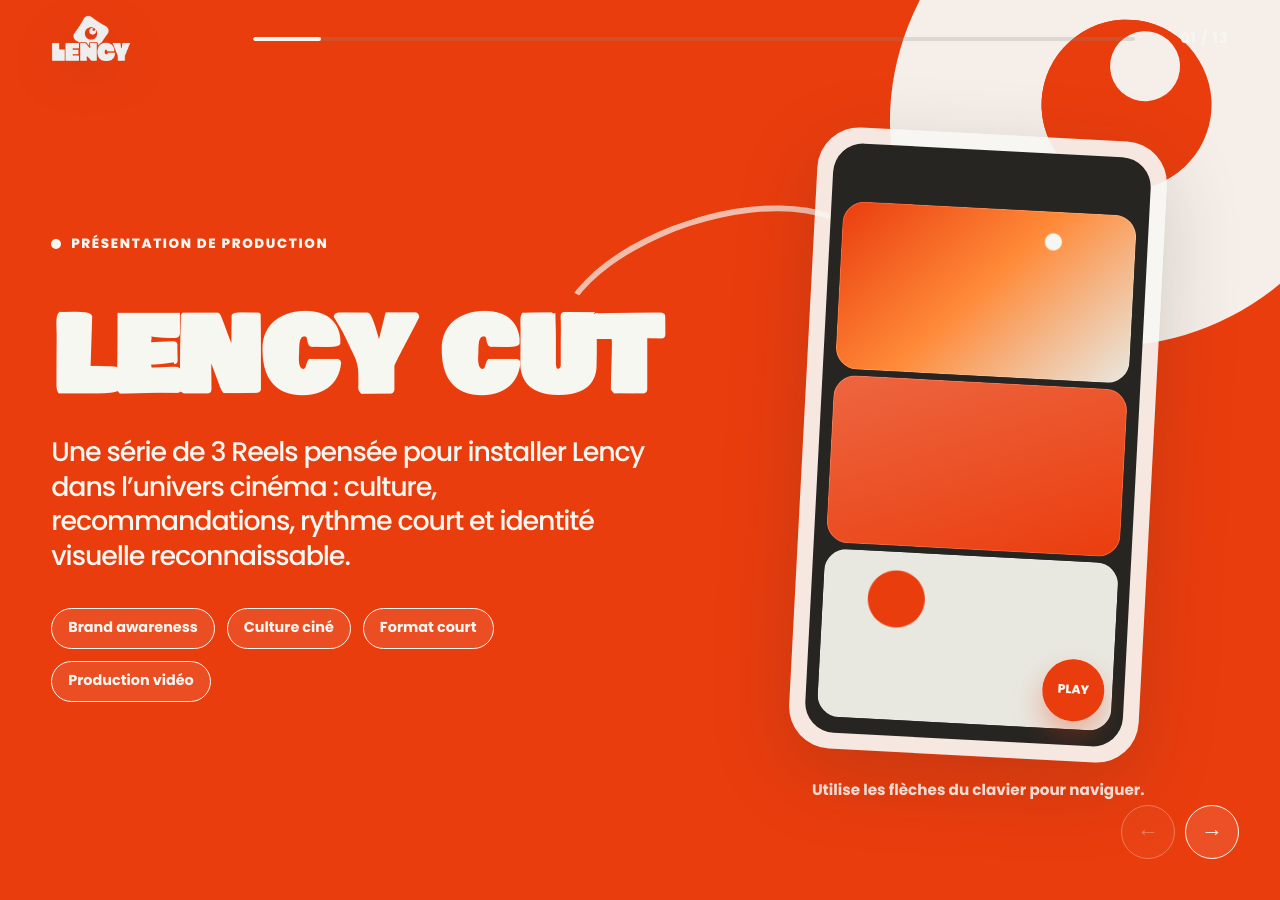
<file: index.html>
<!doctype html>
<html lang="fr">
<head>
  <meta charset="utf-8" />
  <meta name="viewport" content="width=device-width, initial-scale=1" />
  <meta name="description" content="Présentation interactive de la série vidéo Lency Cut." />
  <title>Lency Cut - Présentation vidéo</title>
  <link rel="preconnect" href="https://fonts.googleapis.com">
  <link rel="preconnect" href="https://fonts.gstatic.com" crossorigin>
  <link href="https://fonts.googleapis.com/css2?family=Bowlby+One+SC&family=Poppins:wght@300;400;500;600;700;800&display=swap" rel="stylesheet">
  <link rel="stylesheet" href="styles.css" />
</head>
<body>
  <div class="deck" id="deck" aria-live="polite">
    <header class="topbar" aria-label="Navigation de la présentation">
      <a class="brand" href="#slide-1" aria-label="Retour au début">
        <span class="brand-logo-wrap">
          <img src="assets/logolency.png" alt="Logo Lency" class="brand-logo" onerror="this.classList.add('is-hidden'); this.nextElementSibling.classList.remove('is-hidden');" />
          <span class="brand-fallback is-hidden">Lency</span>
        </span>
      </a>
      <div class="progress" aria-hidden="true">
        <span class="progress-bar" id="progressBar"></span>
      </div>
      <div class="slide-count"><span id="currentSlide">01</span><span>/</span><span id="totalSlides">10</span></div>
    </header>

    <main class="slides" id="slides">
      <section class="slide slide-cover is-active" id="slide-1" data-theme="orange">
        <div class="grain"></div>
        <div class="shape shape-eye shape-eye-large"></div>
        <div class="shape shape-loop"></div>
        <div class="slide-inner cover-grid">
          <div class="cover-copy reveal">
            <span class="eyebrow">Présentation de production</span>
            <h1>Lency Cut</h1>
            <p class="lead">Une série de 3 Reels pensée pour installer Lency dans l’univers cinéma : culture, recommandations, rythme court et identité visuelle reconnaissable.</p>
            <div class="cover-tags" aria-label="Mots-clés de la présentation">
              <span>Brand awareness</span>
              <span>Culture ciné</span>
              <span>Format court</span>
              <span>Production vidéo</span>
            </div>
          </div>
          <div class="cover-card reveal delay-1">
            <div class="phone-mockup" aria-label="Aperçu mobile stylisé">
              <div class="phone-top"></div>
              <div class="phone-screen">
                <div class="reel-preview one"></div>
                <div class="reel-preview two"></div>
                <div class="reel-preview three"></div>
                <span class="play-dot">play</span>
              </div>
            </div>
            <p class="hint">Utilise les flèches du clavier pour naviguer.</p>
          </div>
        </div>
      </section>

      <section class="slide" id="slide-2" data-theme="light">
        <div class="slide-inner two-col">
          <div class="reveal">
            <span class="section-label">01 / Contexte</span>
            <h2>Pourquoi une série vidéo ?</h2>
            <p class="big-text">Lency est une plateforme SaaS dédiée à l’audiovisuel. L’objectif des vidéos n’est pas de vendre directement l’outil, mais de créer un premier lien avec les créateurs, étudiants en cinéma, cinéphiles et passionnés d’image.</p>
          </div>
          <div class="stacked-cards reveal delay-1">
            <article class="mini-card">
              <span class="mini-number">01</span>
              <h3>Attirer</h3>
              <p>Des hooks simples et directs pour capter l’attention dès les premières secondes.</p>
            </article>
            <article class="mini-card">
              <span class="mini-number">02</span>
              <h3>Fédérer</h3>
              <p>Des contenus ciné accessibles qui donnent envie de commenter, débattre et suivre la marque.</p>
            </article>
            <article class="mini-card">
              <span class="mini-number">03</span>
              <h3>Installer</h3>
              <p>Un territoire de marque autour de la culture audiovisuelle avant la mise en avant produit.</p>
            </article>
          </div>
        </div>
      </section>

      <section class="slide" id="slide-3" data-theme="dark">
        <div class="slide-inner editorial-grid">
          <div class="reveal">
            <span class="section-label">02 / Ligne éditoriale</span>
            <h2>Une même logique pour les 3 Reels</h2>
            <p class="lead muted">Chaque vidéo reprend un format reconnaissable : une promesse claire, une sélection de films, un rythme rapide, puis un appel à l’interaction.</p>
          </div>
          <div class="editorial-flow reveal delay-1" aria-label="Structure éditoriale des vidéos">
            <div class="flow-item"><span>Hook</span><p>Une phrase d’entrée orientée bénéfice : culture ciné, films d’été ou sorties du mois.</p></div>
            <div class="flow-line"></div>
            <div class="flow-item"><span>Sélection</span><p>Des films présentés avec un angle simple, visuel et mémorisable.</p></div>
            <div class="flow-line"></div>
            <div class="flow-item"><span>Rythme</span><p>Cuts courts, alternance des intervenants et incrustations pour garder l’attention.</p></div>
            <div class="flow-line"></div>
            <div class="flow-item"><span>CTA</span><p>Question finale et abonnement pour transformer la vue en engagement.</p></div>
          </div>
        </div>
      </section>

      <section class="slide" id="slide-4" data-theme="cream">
        <div class="slide-inner visual-grid">
          <div class="reveal">
            <span class="section-label">03 / Direction artistique</span>
            <h2>Une identité vive, urbaine et très visuelle</h2>
            <p>La présentation reprend l’univers Lency : orange électrique, neutres minéraux, formes inspirées de l’objectif de caméra, typographie massive pour les titres et lecture plus douce pour les textes.</p>
          </div>
          <div class="brand-system reveal delay-1">
            <div class="palette">
              <span style="--swatch:#ea3d0e"><b>#EA3D0E</b>Orange électrique</span>
              <span style="--swatch:#f7f7f2"><b>#F7F7F2</b>Fond clair</span>
              <span style="--swatch:#e8e8e1"><b>#E8E8E1</b>Neutre</span>
              <span style="--swatch:#8c8a85"><b>#8C8A85</b>Béton</span>
              <span style="--swatch:#262522"><b>#262522</b>Noir urbain</span>
            </div>
            <div class="identity-card">
              <img src="assets/logolency.png" alt="Logo Lency" class="identity-logo" onerror="this.classList.add('is-hidden'); this.nextElementSibling.classList.remove('is-hidden');" />
              <div class="identity-eye identity-fallback is-hidden"></div>
              <p>Le regard devient le signe central : voir, cadrer, sélectionner, raconter.</p>
            </div>
          </div>
        </div>
      </section>

      <section class="slide" id="slide-5" data-theme="light">
        <div class="slide-inner process-layout">
          <div class="reveal">
            <span class="section-label">04 / Préproduction</span>
            <h2>Transformer une idée en format répétable</h2>
          </div>
          <div class="process-steps reveal delay-1">
            <article>
              <span>Recherche</span>
              <h3>Choix des thèmes</h3>
              <p>Des sujets simples à comprendre, capables de toucher une audience large : classiques des années 90, films pour l’été, sorties du mois.</p>
            </article>
            <article>
              <span>Script</span>
              <h3>Écriture courte</h3>
              <p>Chaque film est présenté avec une phrase utile, un angle émotionnel ou visuel, puis un bénéfice clair pour le spectateur.</p>
            </article>
            <article>
              <span>Duo</span>
              <h3>Répartition Lina et Alex</h3>
              <p>L’alternance entre deux personnes permet de relancer l’attention et de donner un rythme plus naturel à la série.</p>
            </article>
          </div>
        </div>
      </section>

      <section class="slide" id="slide-6" data-theme="orange">
        <div class="slide-inner shoot-grid">
          <div class="reveal">
            <span class="section-label on-orange">05 / Tournage</span>
            <h2>Un set-up simple, mais pensé pour le format court</h2>
            <p class="lead">Le tournage est conçu pour faciliter les incrustations, garder le visage lisible et donner un rendu plus professionnel qu’une simple vidéo face caméra.</p>
          </div>
          <div class="spec-board reveal delay-1">
            <div><span>Lieu</span><strong>École</strong><p>Un cadre accessible, maîtrisable et cohérent avec le projet étudiant.</p></div>
            <div><span>Cadrage</span><strong>Plan poitrine</strong><p>Le sujet reste centré avec de l’espace pour les affiches et extraits.</p></div>
            <div><span>Image</span><strong>DJI Osmo Pocket 3</strong><p>Une captation stable, compacte et adaptée aux contenus sociaux.</p></div>
            <div><span>Son</span><strong>DJI Mic Mini</strong><p>Une voix plus propre, essentielle pour retenir l’attention.</p></div>
            <div><span>Lumière</span><strong>Softbox</strong><p>Une lumière diffuse pour éviter le rendu plat et ajouter de la profondeur.</p></div>
          </div>
        </div>
      </section>

      <section class="slide" id="slide-7" data-theme="dark">
        <div class="slide-inner montage-grid">
          <div class="reveal">
            <span class="section-label">06 / Postproduction</span>
            <h2>Un montage pensé pour éviter le décrochage</h2>
            <p class="lead muted">Sur CapCut, le montage repose sur une logique très rythmée : aucun blanc inutile, des effets placés au moment exact et des éléments visuels qui apparaissent pour soutenir le discours.</p>
          </div>
          <div class="timeline reveal delay-1">
            <div class="timeline-item"><span>01</span><h3>Vignette</h3><p>Assombrir légèrement les bords pour recentrer le regard.</p></div>
            <div class="timeline-item"><span>02</span><h3>Cuts chirurgicaux</h3><p>Supprimer blancs, hésitations et respirations inutiles.</p></div>
            <div class="timeline-item"><span>03</span><h3>Flou et affiches</h3><p>Passer le rush en arrière-plan et faire ressortir le film cité.</p></div>
            <div class="timeline-item"><span>04</span><h3>SFX</h3><p>Whoosh, pop, ding ou clic pour souligner les transitions.</p></div>
          </div>
        </div>
      </section>

      <section class="slide" id="slide-8" data-theme="cream">
        <div class="slide-inner hooks-grid">
          <div class="reveal">
            <span class="section-label">07 / Hooks et script</span>
            <h2>Écrire pour retenir dès les 3 premières secondes</h2>
            <p class="lead">Le script ne sert pas seulement à savoir quoi dire. Il sert à créer une mécanique répétable : promesse claire, sélection rapide, preuve visuelle et question finale.</p>
          </div>
          <div class="hook-system reveal delay-1">
            <article>
              <span>Hook</span>
              <h3>Une promesse immédiate</h3>
              <p>Chaque Reel commence par une phrase bénéfice : améliorer sa culture ciné, trouver des films pour l’été ou repérer les sorties du mois.</p>
            </article>
            <article>
              <span>Corps</span>
              <h3>Une sélection courte</h3>
              <p>Les films sont présentés avec un angle simple : ambiance, intérêt visuel, émotion ou référence culturelle.</p>
            </article>
            <article>
              <span>Rythme</span>
              <h3>Des phrases faciles à monter</h3>
              <p>Les répliques sont courtes pour permettre des cuts propres, des incrustations et une alternance naturelle entre les intervenants.</p>
            </article>
            <article>
              <span>CTA</span>
              <h3>Transformer la vue en interaction</h3>
              <p>Chaque vidéo finit par une question ou une invitation à commenter, afin de favoriser l’engagement.</p>
            </article>
          </div>
        </div>
      </section>

      <section class="slide reel-slide" id="slide-12" data-theme="light">
        <div class="slide-inner reel-detail">
          <div class="reel-copy reveal">
            <span class="section-label">08 / Reel 1</span>
            <h2>Culture ciné années 90</h2>
            <p class="lead">Un contenu de recommandation qui positionne Lency comme un compte capable d’apporter de la culture cinéma de façon accessible.</p>
            <div class="script-card">
              <span>Hook utilisé</span>
              <p>« Voici 5 films des années 90 que tu dois absolument voir pour améliorer ta culture ciné. »</p>
            </div>
            <div class="script-points">
              <article><strong>Angle</strong><p>Classiques cultes et références fortes : Pulp Fiction, Se7en, La Haine, Fight Club et Matrix.</p></article>
              <article><strong>Intérêt stratégique</strong><p>Créer de la connivence avec les cinéphiles et ouvrir la discussion en commentaire.</p></article>
              <article><strong>CTA</strong><p>Demander le film préféré des années 90 pour générer des réponses simples.</p></article>
            </div>
          </div>
          <div class="reel-player reveal delay-1">
            <iframe src="https://streamable.com/e/xjp9ug" title="REEL 1 - Culture ciné années 90" loading="lazy" allow="fullscreen; picture-in-picture" allowfullscreen></iframe>
            <a href="https://streamable.com/xjp9ug" target="_blank" rel="noopener">Ouvrir REEL 1</a>
          </div>
        </div>
      </section>

      <section class="slide reel-slide" id="slide-10" data-theme="cream">
        <div class="slide-inner reel-detail">
          <div class="reel-copy reveal">
            <span class="section-label">09 / Reel 2</span>
            <h2>Films à voir cet été</h2>
            <p class="lead">Un angle saisonnier, plus léger, pensé pour être consommé rapidement et partagé facilement.</p>
            <div class="script-card">
              <span>Hook utilisé</span>
              <p>« Voici 6 films que tu dois absolument voir pour cet été. »</p>
            </div>
            <div class="script-points">
              <article><strong>Angle</strong><p>Films associés à une émotion ou une ambiance : vacances, soleil, road trip, musique et belles images.</p></article>
              <article><strong>Intérêt stratégique</strong><p>Utiliser une période de l’année pour rendre le contenu plus actuel et plus mémorisable.</p></article>
              <article><strong>CTA</strong><p>Demander le préféré pour pousser les spectateurs à se positionner.</p></article>
            </div>
          </div>
          <div class="reel-player reveal delay-1">
            <iframe src="https://streamable.com/e/v9vnkr" title="REEL 2 - Films à voir cet été" loading="lazy" allow="fullscreen; picture-in-picture" allowfullscreen></iframe>
            <a href="https://streamable.com/v9vnkr" target="_blank" rel="noopener">Ouvrir REEL 2</a>
          </div>
        </div>
      </section>

      <section class="slide reel-slide" id="slide-11" data-theme="light">
        <div class="slide-inner reel-detail">
          <div class="reel-copy reveal">
            <span class="section-label">10 / Reel 3</span>
            <h2>Sorties cinéma de juin</h2>
            <p class="lead">Un contenu plus chaud, proche de la veille culturelle, qui montre que Lency peut suivre l’actualité du cinéma.</p>
            <div class="script-card">
              <span>Hook utilisé</span>
              <p>« Voici 6 films que tu dois absolument voir en juin. »</p>
            </div>
            <div class="script-points">
              <article><strong>Angle</strong><p>Présenter des sorties variées : comédie, animation, blockbuster, horreur et projet français.</p></article>
              <article><strong>Intérêt stratégique</strong><p>Se placer dans les conversations du moment avec un format facilement renouvelable chaque mois.</p></article>
              <article><strong>CTA</strong><p>Demander ce que la personne ira voir en premier pour déclencher une réponse directe.</p></article>
            </div>
          </div>
          <div class="reel-player reveal delay-1">
            <iframe src="https://streamable.com/e/u0c4hb" title="REEL 3 - Sorties cinéma de juin" loading="lazy" allow="fullscreen; picture-in-picture" allowfullscreen></iframe>
            <a href="https://streamable.com/u0c4hb" target="_blank" rel="noopener">Ouvrir REEL 3</a>
          </div>
        </div>
      </section>

      <section class="slide" id="slide-12"
      <section class="slide" id="slide-9" data-theme="light">
        <div class="slide-inner result-grid">
          <div class="reveal">
            <span class="section-label">11 / Cohérence de série</span>
            <h2>Ce qui rend les 3 vidéos reconnaissables</h2>
          </div>
          <div class="result-cards reveal delay-1">
            <article><span class="badge">Ton</span><p>Accessible, direct, conversationnel, avec une vraie logique de recommandation.</p></article>
            <article><span class="badge">Visuel</span><p>Orange Lency, typographie impactante, incrustations cinéma et énergie urbaine.</p></article>
            <article><span class="badge">Rythme</span><p>Alternance face caméra, cuts rapides, effets sonores et affiches qui poppent.</p></article>
            <article><span class="badge">Objectif</span><p>Développer la notoriété avant de faire entrer progressivement le produit dans l’écosystème de contenu.</p></article>
          </div>
        </div>
      </section>

      <section class="slide" id="slide-13" data-theme="dark">
        <div class="slide-inner final-grid">
          <div class="reveal">
            <span class="section-label">12 / Conclusion</span>
            <h2>Une série courte, mais stratégique</h2>
            <p class="lead muted">Le travail vidéo permet à Lency de parler aux créatifs avant même de parler outil. La série construit un territoire : cinéma, image, culture, recommandation et communauté.</p>
          </div>
          <div class="takeaways reveal delay-1">
            <p><strong>À retenir :</strong> le format court sert ici de porte d’entrée. Il crée de la visibilité, installe la personnalité de marque et prépare le terrain pour des contenus plus orientés plateforme.</p>
            <div class="next-actions">
              <span>Prochaines pistes</span>
              <p>Tester plusieurs hooks, suivre la rétention, comparer les CTA et décliner les meilleurs formats en carrousels ou contenus coulisses.</p>
            </div>
          </div>
        </div>
      </section>
    </main>

    <nav class="controls" aria-label="Contrôles de navigation">
      <button class="nav-btn" id="prevBtn" type="button" aria-label="Slide précédente">←</button>
      <button class="nav-btn" id="nextBtn" type="button" aria-label="Slide suivante">→</button>
    </nav>
  </div>

  <script src="script.js"></script>
</body>
</html>
</file>
<file: styles.css>
:root {
  --orange: #ea3d0e;
  --cream: #f7f7f2;
  --soft: #e8e8e1;
  --concrete: #8c8a85;
  --dark: #262522;
  --white: #ffffff;
  --shadow: 0 24px 80px rgba(38, 37, 34, 0.18);
  --radius-lg: 34px;
  --radius-md: 22px;
  --display: 'Bowlby One SC', 'Arial Black', system-ui, sans-serif;
  --body: 'Poppins', system-ui, -apple-system, BlinkMacSystemFont, 'Segoe UI', sans-serif;
}

* {
  box-sizing: border-box;
}

html,
body {
  margin: 0;
  width: 100%;
  min-height: 100%;
  overflow: hidden;
  background: var(--dark);
  color: var(--dark);
  font-family: var(--body);
}

body {
  -webkit-font-smoothing: antialiased;
  text-rendering: geometricPrecision;
}

button,
a,
video {
  -webkit-tap-highlight-color: transparent;
}

.deck {
  width: 100vw;
  height: 100vh;
  position: relative;
  background: var(--cream);
  isolation: isolate;
}

.topbar {
  position: fixed;
  z-index: 50;
  top: 0;
  left: 0;
  width: 100%;
  height: 72px;
  display: grid;
  grid-template-columns: 180px 1fr 72px;
  align-items: center;
  gap: 22px;
  padding: 20px clamp(20px, 4vw, 58px);
  pointer-events: none;
}

.brand,
.controls {
  pointer-events: auto;
}

.brand {
  display: inline-flex;
  align-items: center;
  text-decoration: none;
  color: inherit;
}

.brand-logo-wrap {
  min-width: 108px;
  height: 38px;
  display: inline-flex;
  align-items: center;
}

.brand-logo {
  max-width: 132px;
  max-height: 48px;
  object-fit: contain;
  filter: drop-shadow(0 10px 24px rgba(38, 37, 34, 0.12));
}

.brand-fallback {
  font-family: var(--display);
  font-size: 1.2rem;
  letter-spacing: -0.02em;
  color: currentColor;
}

.is-hidden {
  display: none !important;
}

.progress {
  height: 4px;
  background: rgba(140, 138, 133, 0.24);
  overflow: hidden;
  border-radius: 999px;
}

.progress-bar {
  display: block;
  width: 10%;
  height: 100%;
  background: currentColor;
  border-radius: inherit;
  transform-origin: left center;
  transition: width 420ms cubic-bezier(.2, .8, .2, 1);
}

.slide-count {
  display: inline-flex;
  justify-content: flex-end;
  gap: 4px;
  font-weight: 700;
  font-size: 0.92rem;
  letter-spacing: 0.06em;
  color: currentColor;
}

.slides {
  width: 100%;
  height: 100%;
  position: relative;
}

.slide {
  width: 100%;
  height: 100%;
  position: absolute;
  inset: 0;
  opacity: 0;
  visibility: hidden;
  transform: translateX(100%) scale(0.985);
  transition:
    transform 720ms cubic-bezier(.17, .84, .44, 1),
    opacity 420ms ease,
    visibility 0s linear 720ms;
  overflow: hidden;
}

.slide.is-active {
  opacity: 1;
  visibility: visible;
  transform: translateX(0) scale(1);
  transition-delay: 0s;
}

.slide.is-before {
  transform: translateX(-100%) scale(0.985);
}

.slide-inner {
  width: min(1500px, calc(100vw - clamp(34px, 8vw, 140px)));
  height: 100%;
  margin: 0 auto;
  padding: clamp(108px, 12vh, 146px) 0 clamp(70px, 8vh, 96px);
  display: grid;
  align-items: center;
  gap: clamp(32px, 5vw, 82px);
  position: relative;
  z-index: 2;
}

.slide[data-theme="orange"] {
  background: var(--orange);
  color: var(--cream);
}

.slide[data-theme="dark"] {
  background: var(--dark);
  color: var(--cream);
}

.slide[data-theme="light"] {
  background: var(--cream);
  color: var(--dark);
}

.slide[data-theme="cream"] {
  background: var(--soft);
  color: var(--dark);
}

.deck:has(.slide[data-theme="orange"].is-active),
.deck:has(.slide[data-theme="dark"].is-active) {
  color: var(--cream);
}

.deck:has(.slide[data-theme="light"].is-active),
.deck:has(.slide[data-theme="cream"].is-active) {
  color: var(--dark);
}

.reveal {
  opacity: 0;
  transform: translateY(18px);
}

.slide.is-active .reveal {
  animation: revealUp 680ms cubic-bezier(.17, .84, .44, 1) forwards;
}

.slide.is-active .delay-1 {
  animation-delay: 120ms;
}

.slide.is-active .delay-2 {
  animation-delay: 240ms;
}

@keyframes revealUp {
  to {
    opacity: 1;
    transform: translateY(0);
  }
}

h1,
h2,
h3,
p {
  margin: 0;
}

h1,
h2 {
  font-family: var(--display);
  letter-spacing: -0.018em;
  line-height: 0.98;
  text-wrap: balance;
  max-width: 100%;
}

h1 {
  font-size: clamp(3.7rem, 8vw, 7.8rem);
  max-width: 980px;
  text-transform: uppercase;
}

h2 {
  font-size: clamp(2rem, 3.15vw, 3.75rem);
  max-width: min(1180px, 100%);
  text-transform: uppercase;
}

h3 {
  font-size: clamp(1.1rem, 1.5vw, 1.5rem);
  font-weight: 800;
  letter-spacing: -0.03em;
}

p {
  font-size: clamp(1rem, 1.32vw, 1.32rem);
  line-height: 1.52;
  color: inherit;
}

.lead,
.big-text {
  font-size: clamp(1.28rem, 2.1vw, 2.32rem);
  line-height: 1.28;
  font-weight: 500;
  letter-spacing: -0.04em;
  max-width: 850px;
}

.big-text {
  max-width: 760px;
}

.muted {
  color: rgba(247, 247, 242, 0.78);
}

.eyebrow,
.section-label {
  display: inline-flex;
  align-items: center;
  gap: 10px;
  margin-bottom: 26px;
  font-weight: 800;
  text-transform: uppercase;
  letter-spacing: 0.12em;
  font-size: 0.84rem;
}

.eyebrow::before,
.section-label::before {
  content: "";
  width: 10px;
  height: 10px;
  border-radius: 50%;
  background: currentColor;
}

.on-orange::before {
  background: var(--cream);
}

.cover-grid,
.two-col,
.visual-grid,
.shoot-grid,
.montage-grid,
.final-grid {
  grid-template-columns: minmax(0, 1.1fr) minmax(340px, 0.9fr);
}

.cover-copy {
  display: grid;
  gap: 28px;
  align-content: center;
}

.cover-tags {
  display: flex;
  flex-wrap: wrap;
  gap: 12px;
  margin-top: 6px;
}

.cover-tags span,
.badge {
  display: inline-flex;
  align-items: center;
  min-height: 40px;
  border: 1px solid currentColor;
  border-radius: 999px;
  padding: 9px 16px;
  font-size: 0.9rem;
  font-weight: 700;
  background: rgba(247, 247, 242, 0.09);
  backdrop-filter: blur(12px);
}

.cover-card {
  justify-self: center;
  display: grid;
  gap: 22px;
  place-items: center;
}

.phone-mockup {
  width: min(350px, 31vw);
  aspect-ratio: 9 / 16;
  border-radius: 42px;
  padding: 16px;
  background: rgba(247, 247, 242, 0.92);
  box-shadow: var(--shadow);
  position: relative;
  transform: rotate(3deg);
}

.phone-top {
  width: 84px;
  height: 18px;
  background: var(--dark);
  border-radius: 999px;
  position: absolute;
  top: 26px;
  left: 50%;
  transform: translateX(-50%);
  z-index: 3;
}

.phone-screen {
  width: 100%;
  height: 100%;
  border-radius: 30px;
  overflow: hidden;
  background: var(--dark);
  position: relative;
  display: grid;
  grid-template-rows: repeat(3, 1fr);
  gap: 6px;
  padding: 58px 12px 16px;
}

.reel-preview {
  border-radius: 22px;
  background:
    radial-gradient(circle at 72% 18%, var(--cream) 0 8px, transparent 9px),
    linear-gradient(135deg, var(--orange), #ff8a38 48%, var(--soft));
  box-shadow: inset 0 0 0 1px rgba(255,255,255,0.18);
}

.reel-preview.two {
  background:
    linear-gradient(160deg, rgba(247,247,242,0.22), transparent),
    var(--orange);
}

.reel-preview.three {
  background:
    radial-gradient(circle at 25% 28%, var(--orange) 0 28px, transparent 29px),
    var(--soft);
}

.play-dot {
  position: absolute;
  right: 20px;
  bottom: 24px;
  width: 62px;
  height: 62px;
  border-radius: 50%;
  background: var(--orange);
  color: var(--cream);
  display: grid;
  place-items: center;
  font-size: 0.76rem;
  font-weight: 800;
  text-transform: uppercase;
  box-shadow: 0 14px 28px rgba(234, 61, 14, 0.34);
}

.hint {
  font-size: 0.95rem;
  font-weight: 700;
  opacity: 0.86;
}

.shape {
  position: absolute;
  pointer-events: none;
  z-index: 1;
}

.shape-eye-large {
  width: 470px;
  height: 470px;
  right: -75px;
  top: -120px;
  border-radius: 36% 64% 50% 50% / 45% 45% 55% 55%;
  background: var(--cream);
  transform: rotate(42deg);
  opacity: 0.96;
  animation: floatEye 9s ease-in-out infinite;
}

.shape-eye-large::before {
  content: "";
  position: absolute;
  width: 170px;
  height: 170px;
  border-radius: 50%;
  background: var(--orange);
  left: 148px;
  top: 138px;
  box-shadow: inset 45px -35px 0 30px var(--orange);
}

.shape-eye-large::after {
  content: "";
  position: absolute;
  width: 70px;
  height: 70px;
  border-radius: 50%;
  background: var(--cream);
  left: 186px;
  top: 147px;
}

.shape-loop {
  width: 330px;
  height: 170px;
  left: 43%;
  top: 24%;
  border: 6px solid rgba(247, 247, 242, 0.86);
  border-left-color: transparent;
  border-bottom-color: transparent;
  border-radius: 50%;
  transform: rotate(-18deg);
  opacity: 0.8;
}

@keyframes floatEye {
  50% {
    transform: rotate(48deg) translateY(18px);
  }
}

.grain {
  position: absolute;
  inset: 0;
  opacity: 0.18;
  background-image: radial-gradient(rgba(255,255,255,0.35) 0.6px, transparent 0.7px);
  background-size: 6px 6px;
  mix-blend-mode: soft-light;
}

.stacked-cards,
.process-steps,
.result-cards {
  display: grid;
  gap: 18px;
}

.mini-card,
.process-steps article,
.result-cards article,
.video-card,
.takeaways,
.identity-card,
.spec-board div,
.timeline-item,
.flow-item {
  border: 1px solid rgba(38, 37, 34, 0.12);
  background: rgba(255, 255, 255, 0.48);
  border-radius: var(--radius-md);
  padding: clamp(20px, 2.1vw, 34px);
  box-shadow: 0 18px 60px rgba(38, 37, 34, 0.08);
}

.slide[data-theme="dark"] .timeline-item,
.slide[data-theme="dark"] .flow-item,
.slide[data-theme="dark"] .takeaways {
  border-color: rgba(247, 247, 242, 0.18);
  background: rgba(247, 247, 242, 0.07);
}

.slide[data-theme="orange"] .spec-board div {
  border-color: rgba(247, 247, 242, 0.28);
  background: rgba(247, 247, 242, 0.12);
  box-shadow: 0 18px 60px rgba(38, 37, 34, 0.12);
}

.mini-number,
.process-steps span,
.spec-board span,
.timeline-item span,
.next-actions span,
.flow-item span {
  display: inline-flex;
  align-items: center;
  margin-bottom: 12px;
  color: var(--orange);
  font-size: 0.78rem;
  font-weight: 900;
  text-transform: uppercase;
  letter-spacing: 0.12em;
}

.slide[data-theme="orange"] .spec-board span,
.slide[data-theme="orange"] .spec-board strong {
  color: var(--cream);
}

.mini-card h3,
.process-steps h3,
.timeline-item h3,
.video-card h3 {
  margin-bottom: 10px;
}

.mini-card p,
.process-steps p,
.timeline-item p,
.result-cards p,
.video-card p,
.spec-board p,
.flow-item p,
.takeaways p,
.identity-card p {
  font-size: clamp(0.92rem, 1vw, 1.08rem);
  line-height: 1.5;
}

.editorial-grid,
.process-layout,
.result-grid,
.video-slide {
  grid-template-rows: auto minmax(0, 1fr);
  align-content: center;
}

.editorial-flow {
  display: grid;
  grid-template-columns: repeat(4, minmax(0, 1fr));
  gap: 18px;
  align-items: stretch;
}

.flow-line {
  display: none;
}

.visual-grid p,
.process-layout p,
.result-grid p {
  max-width: 760px;
}

.brand-system {
  display: grid;
  grid-template-columns: 1fr minmax(280px, 0.68fr);
  gap: 22px;
  align-items: stretch;
}

.palette {
  display: grid;
  grid-template-columns: repeat(2, minmax(130px, 1fr));
  gap: 14px;
}

.palette span {
  min-height: 132px;
  border-radius: 24px;
  display: flex;
  flex-direction: column;
  justify-content: flex-end;
  padding: 18px;
  color: var(--dark);
  background: var(--swatch);
  border: 1px solid rgba(38, 37, 34, 0.13);
  font-size: 0.88rem;
  font-weight: 700;
}

.palette span:first-child,
.palette span:last-child {
  color: var(--cream);
}

.palette span b {
  font-size: 1rem;
  margin-bottom: 4px;
}

.identity-card {
  display: grid;
  place-items: center;
  text-align: center;
  background: var(--dark);
  color: var(--cream);
}

.identity-logo {
  width: min(220px, 72%);
  max-width: 220px;
  height: auto;
  object-fit: contain;
  margin-bottom: 24px;
  filter: drop-shadow(0 22px 38px rgba(0, 0, 0, 0.22));
}

.identity-fallback {
  margin-bottom: 24px;
}

.identity-eye {
  width: 170px;
  height: 170px;
  border-radius: 34% 66% 50% 50% / 45% 45% 55% 55%;
  background: var(--orange);
  transform: rotate(42deg);
  position: relative;
  margin-bottom: 24px;
  animation: pulse 3.2s ease-in-out infinite;
}

.identity-eye::before,
.identity-eye::after {
  content: "";
  position: absolute;
  border-radius: 50%;
}

.identity-eye::before {
  width: 72px;
  height: 72px;
  background: var(--cream);
  left: 48px;
  top: 48px;
}

.identity-eye::after {
  width: 22px;
  height: 22px;
  background: var(--orange);
  left: 88px;
  top: 48px;
  box-shadow: 14px -8px 0 -4px var(--cream);
}

@keyframes pulse {
  50% { transform: rotate(42deg) scale(1.05); }
}

.process-steps {
  grid-template-columns: repeat(3, 1fr);
}

.spec-board {
  display: grid;
  grid-template-columns: repeat(2, minmax(190px, 1fr));
  gap: 16px;
}

.spec-board div:last-child {
  grid-column: 1 / -1;
}

.spec-board strong {
  display: block;
  margin-bottom: 8px;
  font-size: clamp(1.22rem, 1.8vw, 1.9rem);
  line-height: 1.1;
}

.timeline {
  display: grid;
  grid-template-columns: repeat(2, minmax(220px, 1fr));
  gap: 16px;
}

.timeline-item {
  min-height: 190px;
}

.video-grid {
  display: grid;
  grid-template-columns: repeat(3, minmax(0, 1fr));
  gap: 18px;
  align-items: stretch;
}

.video-card {
  background: rgba(255,255,255,0.62);
  transition: transform 220ms ease, box-shadow 220ms ease;
}

.video-card:hover {
  transform: translateY(-6px);
  box-shadow: 0 28px 70px rgba(38, 37, 34, 0.14);
}

.video-frame {
  aspect-ratio: 9 / 16;
  border-radius: 24px;
  overflow: hidden;
  background:
    radial-gradient(circle at 76% 20%, var(--orange) 0 34px, transparent 35px),
    linear-gradient(145deg, var(--dark), #45423b);
  margin-bottom: 20px;
  position: relative;
  display: grid;
  place-items: center;
}

.video-frame video {
  width: 100%;
  height: 100%;
  object-fit: cover;
  position: relative;
  z-index: 2;
  background: transparent;
}

.video-frame.is-missing video {
  display: none;
}

.video-placeholder {
  position: absolute;
  inset: 18px;
  border: 1px dashed rgba(247, 247, 242, 0.72);
  border-radius: 20px;
  display: grid;
  place-items: center;
  align-content: center;
  gap: 8px;
  text-align: center;
  color: var(--cream);
  z-index: 1;
  padding: 18px;
}

.video-placeholder span {
  font-family: var(--display);
  line-height: 0.95;
  font-size: clamp(1.2rem, 2.1vw, 2.2rem);
  letter-spacing: -0.04em;
}

.video-placeholder small {
  font-weight: 700;
  color: rgba(247, 247, 242, 0.76);
}

code {
  font-family: ui-monospace, SFMono-Regular, Menlo, Monaco, Consolas, monospace;
  background: rgba(234, 61, 14, 0.12);
  color: var(--orange);
  border-radius: 8px;
  padding: 0.08em 0.42em;
}

.result-cards {
  grid-template-columns: repeat(4, 1fr);
}

.result-cards article {
  min-height: 250px;
  display: flex;
  flex-direction: column;
  gap: 24px;
}

.badge {
  width: fit-content;
  color: var(--orange);
  background: rgba(234, 61, 14, 0.08);
  border-color: rgba(234, 61, 14, 0.24);
}

.final-grid {
  align-items: center;
}

.takeaways {
  background: rgba(247, 247, 242, 0.08);
}

.takeaways strong {
  color: var(--cream);
}

.next-actions {
  margin-top: 24px;
  padding-top: 24px;
  border-top: 1px solid rgba(247, 247, 242, 0.14);
}

.controls {
  position: fixed;
  z-index: 60;
  right: clamp(18px, 3.2vw, 44px);
  bottom: clamp(18px, 3.2vw, 44px);
  display: flex;
  gap: 10px;
}

.nav-btn {
  width: 54px;
  height: 54px;
  border-radius: 50%;
  border: 1px solid currentColor;
  background: rgba(255, 255, 255, 0.1);
  color: currentColor;
  font-size: 1.35rem;
  font-weight: 800;
  cursor: pointer;
  backdrop-filter: blur(14px);
  transition: transform 180ms ease, background 180ms ease, opacity 180ms ease;
}

.nav-btn:hover {
  transform: translateY(-2px);
  background: currentColor;
  color: var(--cream);
}

.deck:has(.slide[data-theme="orange"].is-active) .nav-btn:hover,
.deck:has(.slide[data-theme="dark"].is-active) .nav-btn:hover {
  color: var(--dark);
}

.nav-btn:disabled {
  opacity: 0.34;
  cursor: not-allowed;
  transform: none;
}



@media (max-width: 1320px) {
  .editorial-flow {
    grid-template-columns: repeat(2, minmax(0, 1fr));
  }
}

@media (max-width: 1050px) {
  html,
  body {
    overflow: auto;
  }

  .deck {
    min-height: 100vh;
    height: auto;
  }

  .topbar {
    grid-template-columns: 116px 1fr 58px;
    height: 64px;
    padding: 16px 18px;
  }

  .brand-logo-wrap {
    min-width: 88px;
  }

  .brand-logo {
    max-width: 104px;
  }

  .slides,
  .slide {
    position: relative;
    height: auto;
    min-height: 100vh;
  }

  .slide {
    display: none;
    transform: none;
  }

  .slide.is-active {
    display: block;
  }

  .slide-inner {
    width: calc(100vw - 32px);
    min-height: 100vh;
    padding-top: 92px;
    padding-bottom: 96px;
  }

  .cover-grid,
  .two-col,
  .visual-grid,
  .shoot-grid,
  .montage-grid,
  .final-grid,
  .brand-system {
    grid-template-columns: 1fr;
  }

  .phone-mockup {
    width: min(310px, 80vw);
  }

  .editorial-flow,
  .process-steps,
  .video-grid,
  .result-cards,
  .timeline,
  .spec-board {
    grid-template-columns: 1fr;
  }


  .shape-eye-large {
    width: 310px;
    height: 310px;
    right: -130px;
  }

}


/* Correctif v3 : titres longs sécurisés pour éviter les chevauchements sur écran 16/9. */
.process-layout h2,
.result-grid h2,
.visual-grid h2,
.montage-grid h2,
.shoot-grid h2,
.final-grid h2 {
  font-size: clamp(2rem, 2.85vw, 3.45rem);
  line-height: 1.03;
  max-width: 1120px;
}

.process-layout {
  gap: clamp(24px, 4vh, 42px);
}

.process-steps {
  align-self: start;
}

.video-slide h2 {
  font-size: clamp(2.1rem, 3.4vw, 4rem);
}

.slide-inner > .reveal:first-child {
  min-width: 0;
}

@media (max-height: 820px) and (min-width: 1051px) {
  .slide-inner {
    padding-top: 92px;
    padding-bottom: 58px;
    gap: 24px;
  }

  h2,
  .process-layout h2,
  .result-grid h2,
  .visual-grid h2,
  .montage-grid h2,
  .shoot-grid h2,
  .final-grid h2 {
    font-size: clamp(1.85rem, 2.55vw, 3.05rem);
    line-height: 1.02;
  }

  .lead,
  .big-text {
    font-size: clamp(1.08rem, 1.55vw, 1.65rem);
  }

  .process-steps article,
  .result-cards article,
  .mini-card,
  .timeline-item,
  .flow-item,
  .spec-board div {
    padding: clamp(16px, 1.6vw, 24px);
  }
}

@media (max-width: 1050px) {
  h1 {
    font-size: clamp(3rem, 14vw, 5.6rem);
  }

  h2,
  .process-layout h2,
  .result-grid h2,
  .visual-grid h2,
  .montage-grid h2,
  .shoot-grid h2,
  .final-grid h2 {
    font-size: clamp(2rem, 9vw, 3.7rem);
    line-height: 1.03;
  }
}


/* Correctif v4 : une slide par Reel + section hooks/script. */
.hooks-grid {
  grid-template-rows: auto auto;
  align-content: center;
  gap: clamp(28px, 5vh, 56px);
}

.hook-system {
  display: grid;
  grid-template-columns: repeat(4, minmax(0, 1fr));
  gap: 18px;
}

.hook-system article,
.script-card,
.script-points article {
  border: 1px solid rgba(38, 37, 34, 0.12);
  background: rgba(255, 255, 255, 0.56);
  border-radius: var(--radius-md);
  padding: clamp(18px, 2vw, 30px);
  box-shadow: 0 18px 60px rgba(38, 37, 34, 0.08);
}

.hook-system span,
.script-card span {
  display: inline-flex;
  margin-bottom: 12px;
  color: var(--orange);
  font-size: 0.78rem;
  font-weight: 900;
  text-transform: uppercase;
  letter-spacing: 0.12em;
}

.hook-system h3 {
  margin-bottom: 10px;
}

.hook-system p,
.script-card p,
.script-points p {
  font-size: clamp(0.92rem, 1vw, 1.06rem);
  line-height: 1.5;
}

.reel-detail {
  grid-template-columns: minmax(0, 0.98fr) minmax(300px, 0.52fr);
  align-items: center;
  gap: clamp(34px, 5vw, 78px);
}

.reel-copy {
  display: grid;
  gap: clamp(16px, 2.4vh, 24px);
  min-width: 0;
}

.reel-copy h2 {
  font-size: clamp(2rem, 3.25vw, 4.2rem);
  line-height: 1.03;
  max-width: 920px;
}

.script-card {
  background: rgba(234, 61, 14, 0.08);
  border-color: rgba(234, 61, 14, 0.22);
  box-shadow: none;
}

.script-card p {
  font-weight: 700;
  letter-spacing: -0.02em;
}

.script-points {
  display: grid;
  grid-template-columns: repeat(3, minmax(0, 1fr));
  gap: 14px;
}

.script-points strong {
  display: block;
  margin-bottom: 8px;
  color: var(--orange);
  font-size: 0.92rem;
  text-transform: uppercase;
  letter-spacing: 0.08em;
}

.reel-player {
  justify-self: center;
  width: min(330px, 31vw);
  display: grid;
  gap: 14px;
}

.reel-player iframe {
  width: 100%;
  aspect-ratio: 9 / 16;
  border: 0;
  border-radius: 30px;
  display: block;
  background: var(--dark);
  box-shadow: 0 28px 80px rgba(38, 37, 34, 0.22);
  overflow: hidden;
}

.reel-player a {
  display: inline-flex;
  justify-content: center;
  align-items: center;
  padding: 13px 18px;
  border-radius: 999px;
  background: rgba(234, 61, 14, 0.1);
  border: 1px solid rgba(234, 61, 14, 0.22);
  color: var(--orange);
  text-decoration: none;
  font-size: 0.9rem;
  font-weight: 900;
}

/* L’ancienne grille vidéo n’est plus utilisée, mais on la neutralise si elle reste en cache. */
.video-slide {
  align-content: center;
}

@media (max-width: 1320px) {
  .hook-system,
  .script-points {
    grid-template-columns: repeat(2, minmax(0, 1fr));
  }

  .reel-copy h2 {
    font-size: clamp(2rem, 3vw, 3.5rem);
  }
}

@media (max-height: 830px) and (min-width: 1051px) {
  .reel-detail {
    padding-top: 86px;
    padding-bottom: 46px;
  }

  .reel-copy {
    gap: 12px;
  }

  .reel-copy h2 {
    font-size: clamp(1.9rem, 2.65vw, 3.2rem);
  }

  .reel-player {
    width: min(292px, 28vw);
  }

  .script-card,
  .script-points article {
    padding: 16px;
  }

  .script-points p,
  .script-card p {
    font-size: 0.9rem;
    line-height: 1.42;
  }
}

@media (max-width: 1050px) {
  .hook-system,
  .script-points,
  .reel-detail {
    grid-template-columns: 1fr;
  }

  .reel-player {
    width: min(330px, 88vw);
  }
}

@media print {
  html,
  body {
    overflow: visible;
    background: white;
  }

  .topbar,
  .controls {
    display: none;
  }

  .deck,
  .slides,
  .slide {
    position: static;
    height: auto;
    width: auto;
    transform: none !important;
    opacity: 1 !important;
    visibility: visible !important;
    overflow: visible;
  }

  .slide {
    min-height: 100vh;
    page-break-after: always;
  }
}

/* Intégration vidéo par lien Streamable, pour garder le dépôt GitHub léger. */
.video-embed {
  background:
    radial-gradient(circle at 78% 18%, rgba(234, 61, 14, 0.96) 0 38px, transparent 39px),
    linear-gradient(145deg, #262522, #44413b);
}

.video-embed iframe {
  width: 100%;
  height: 100%;
  border: 0;
  display: block;
  position: relative;
  z-index: 3;
  background: #262522;
}

.external-video {
  display: inline-flex;
  align-items: center;
  justify-content: center;
  width: 100%;
  margin: -4px 0 18px;
  padding: 12px 16px;
  border-radius: 999px;
  background: rgba(234, 61, 14, 0.1);
  border: 1px solid rgba(234, 61, 14, 0.22);
  color: var(--orange);
  text-decoration: none;
  font-size: 0.88rem;
  font-weight: 800;
  letter-spacing: 0.02em;
  transition: transform 180ms ease, background 180ms ease;
}

.external-video:hover {
  transform: translateY(-2px);
  background: rgba(234, 61, 14, 0.16);
}
</file>
